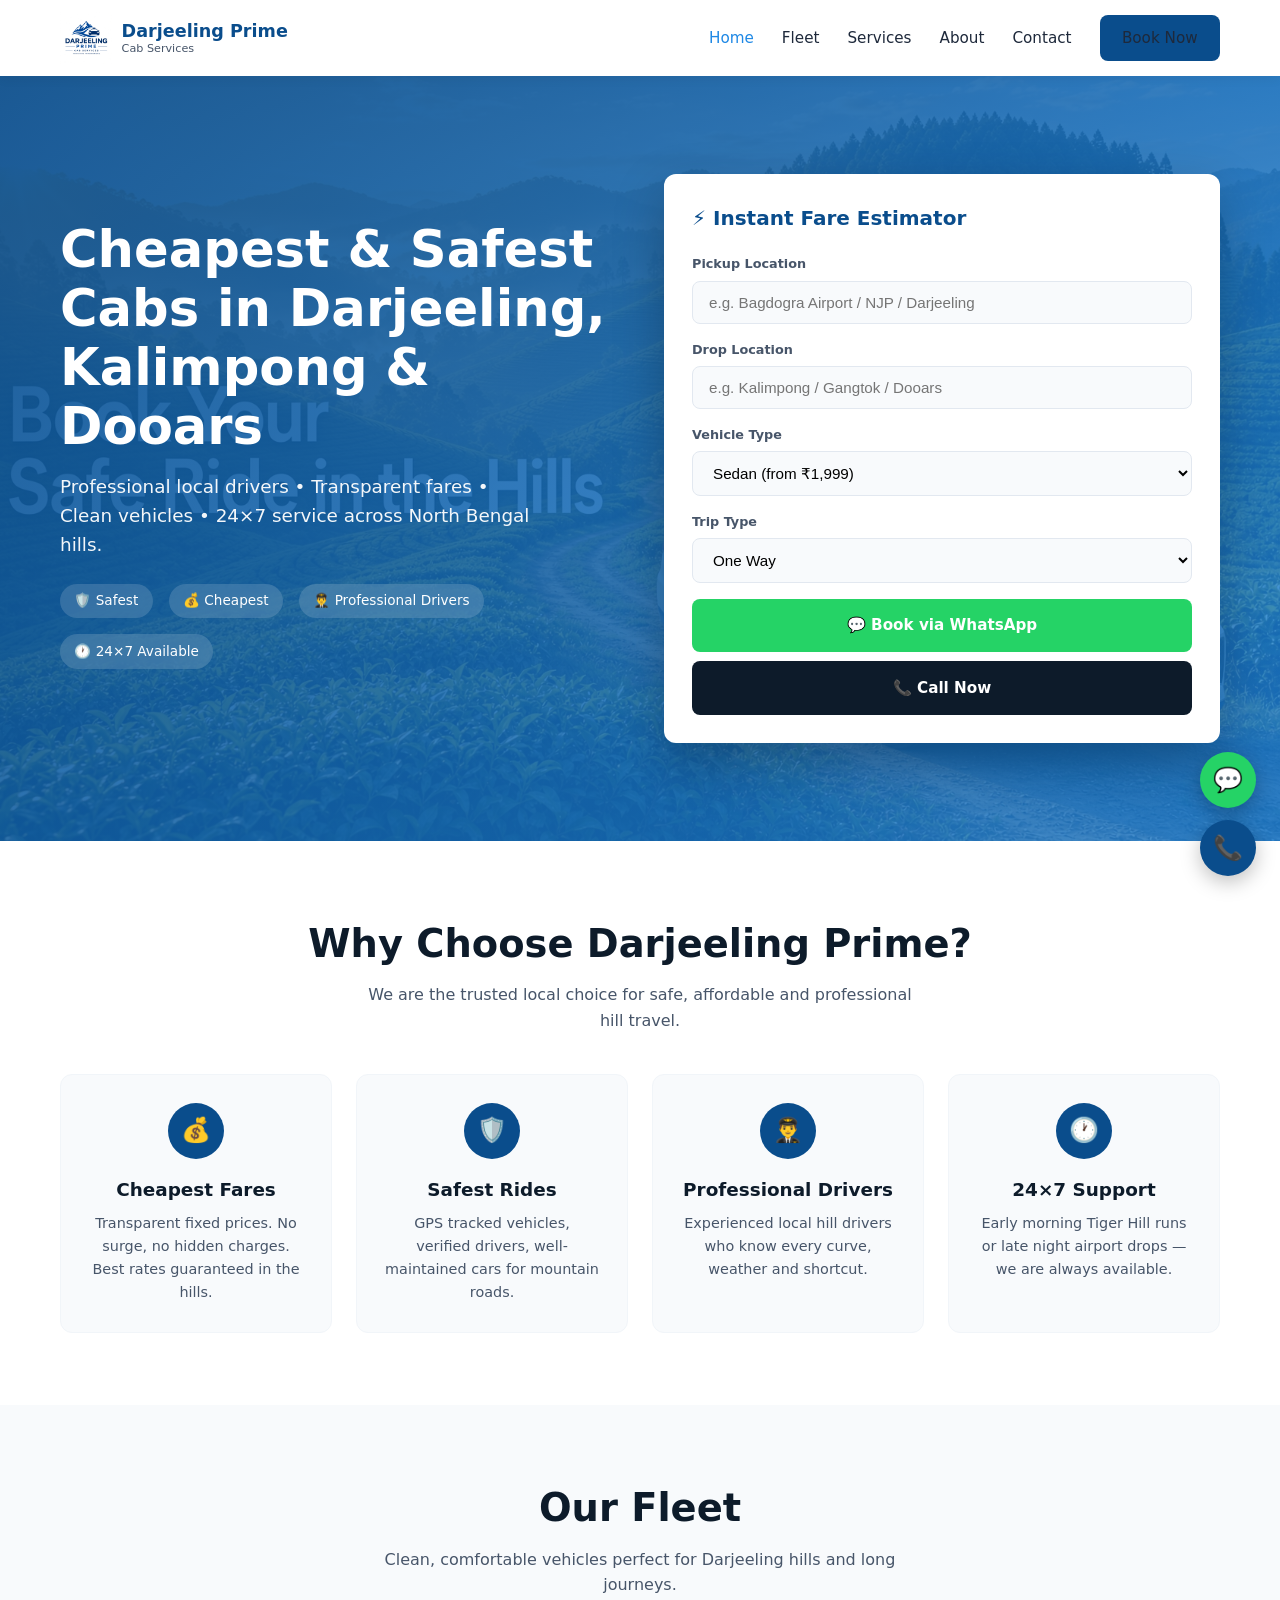
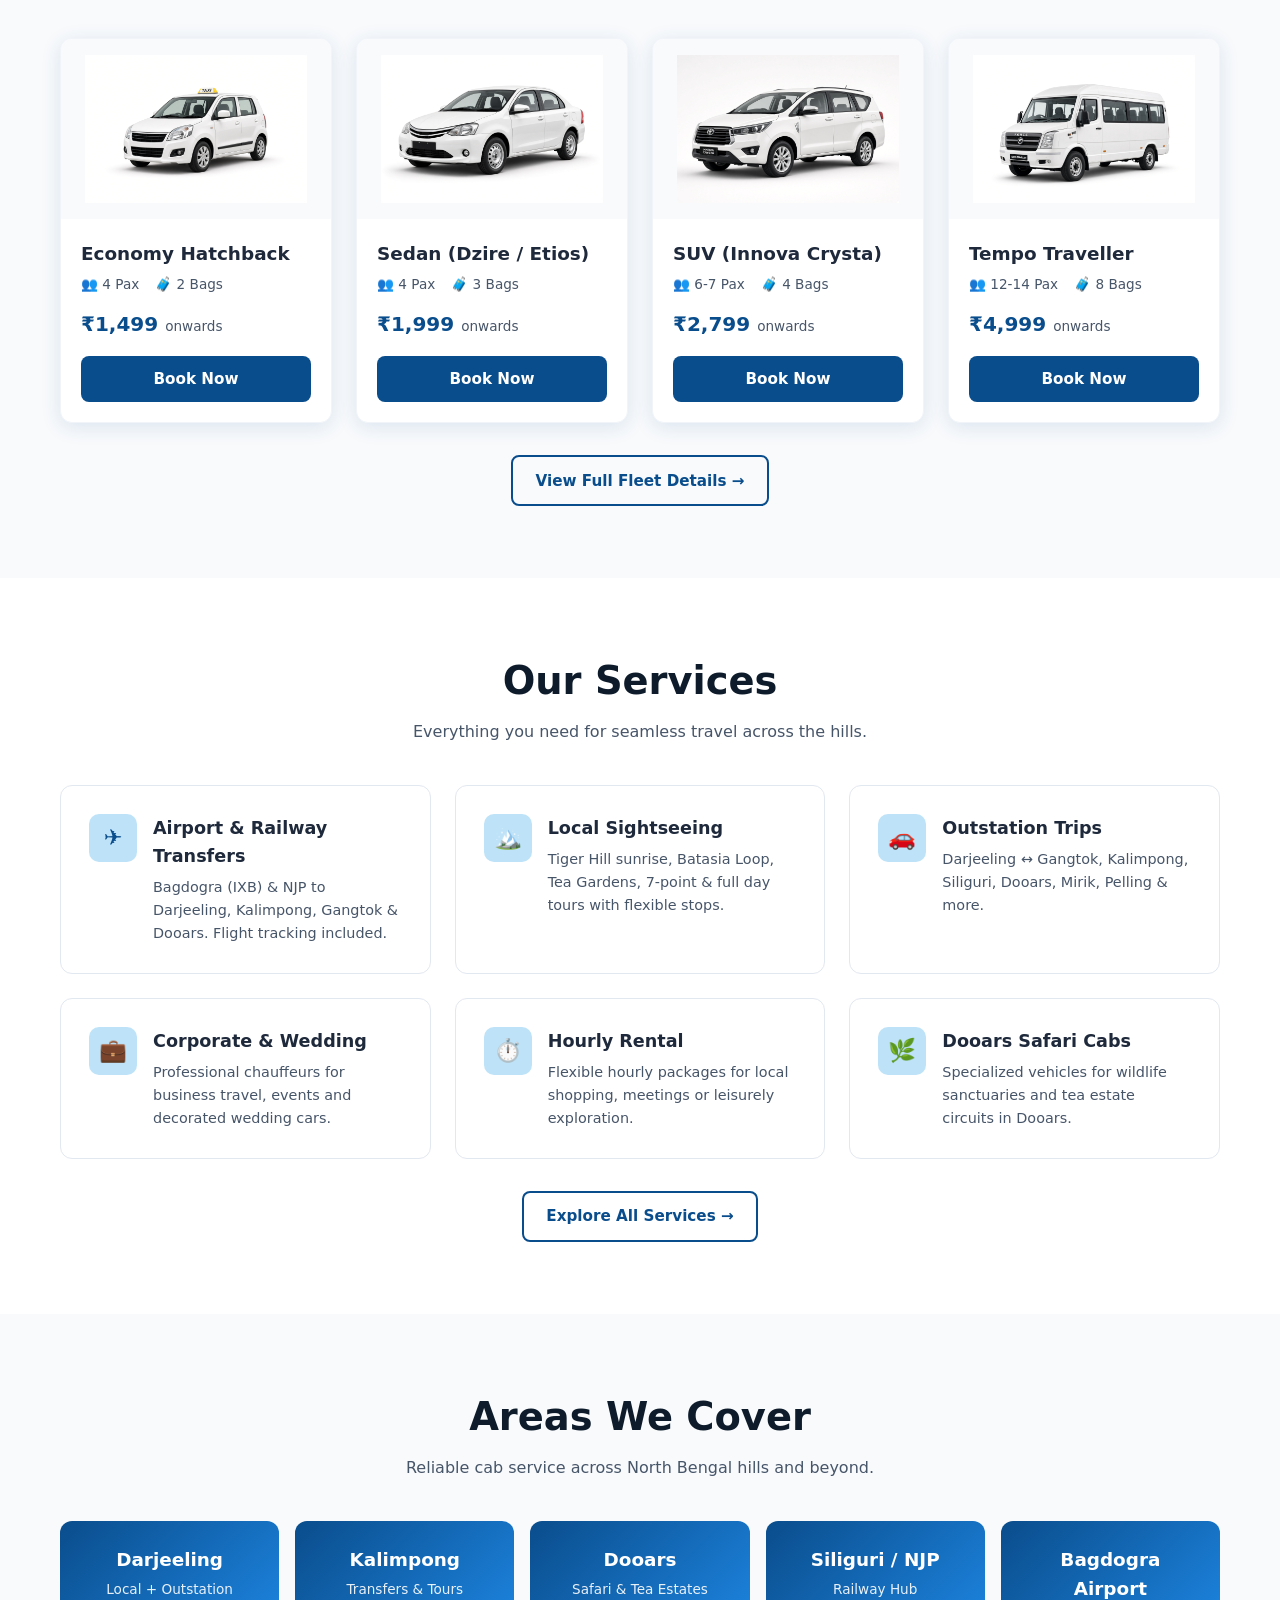
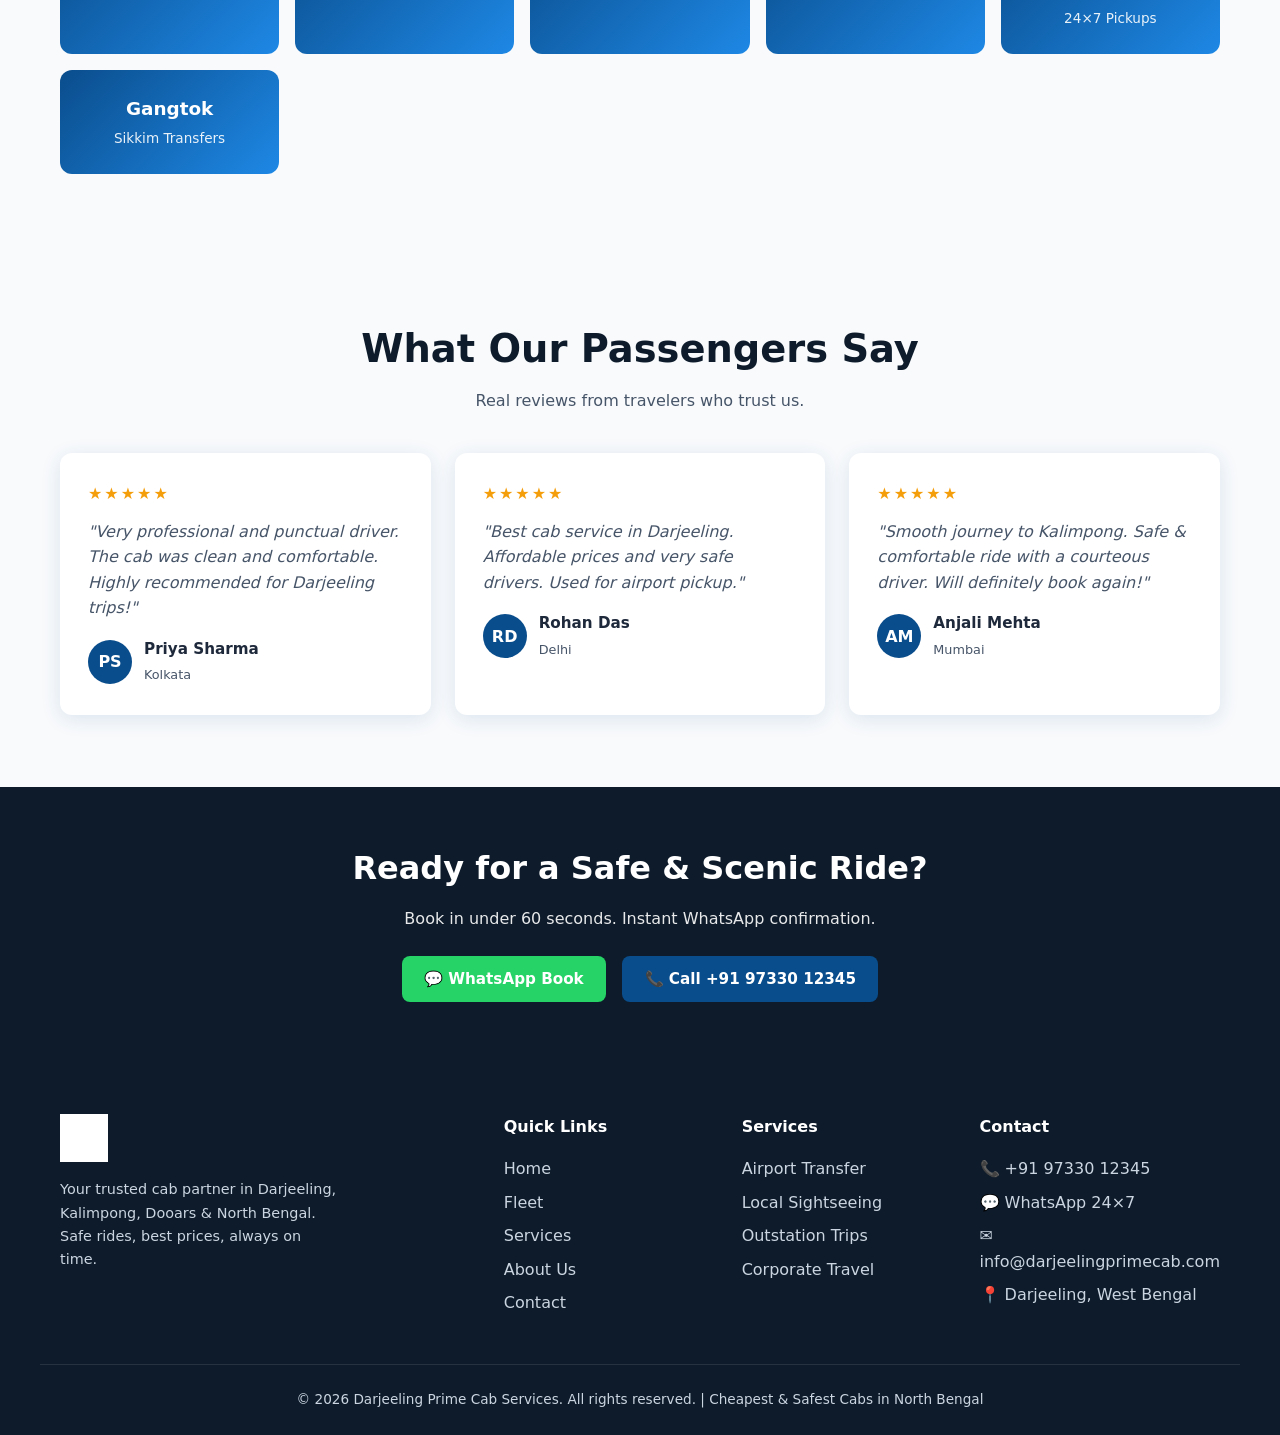
<file: index.html>
<!DOCTYPE html>
<html lang="en">
<head>
  <meta charset="UTF-8" />
  <meta name="viewport" content="width=device-width, initial-scale=1.0" />
  <meta name="description" content="Darjeeling Prime Cab Services - Cheapest & Safest cabs in Darjeeling, Kalimpong, Dooars & North Bengal. Professional drivers, transparent fares, 24×7." />
  <title>Darjeeling Prime Cab Services | Cheapest & Safest Cabs in North Bengal</title>
  <link rel="stylesheet" href="css/style.css" />
  <link rel="icon" href="images/logo.jpg" type="image/jpeg" />
</head>
<body>
  <!-- Header -->
  <header class="header">
    <div class="header-inner">
      <a href="index.html" class="logo">
        <img src="images/logo.jpg" alt="Darjeeling Prime Cab Services" />
        <div class="logo-text">
          Darjeeling Prime
          <span>Cab Services</span>
        </div>
      </a>
      <nav class="nav">
        <a href="index.html" class="active">Home</a>
        <a href="fleet.html">Fleet</a>
        <a href="services.html">Services</a>
        <a href="about.html">About</a>
        <a href="contact.html">Contact</a>
        <a href="#book" class="btn btn-primary">Book Now</a>
      </nav>
      <button class="mobile-menu-btn" aria-label="Menu">☰</button>
    </div>
  </header>

  <!-- Hero -->
  <section class="hero" id="book">
    <div class="hero-inner">
      <div class="hero-content">
        <h1>Cheapest & Safest Cabs in Darjeeling, Kalimpong & Dooars</h1>
        <p>Professional local drivers • Transparent fares • Clean vehicles • 24×7 service across North Bengal hills.</p>
        <div class="trust-badges">
          <div class="trust-badge">🛡️ Safest</div>
          <div class="trust-badge">💰 Cheapest</div>
          <div class="trust-badge">👨‍✈️ Professional Drivers</div>
          <div class="trust-badge">🕐 24×7 Available</div>
        </div>
      </div>

      <div class="booking-card">
        <h3>⚡ Instant Fare Estimator</h3>
        <form id="fare-form">
          <div class="form-group">
            <label for="pickup">Pickup Location</label>
            <input type="text" id="pickup" placeholder="e.g. Bagdogra Airport / NJP / Darjeeling" required />
          </div>
          <div class="form-group">
            <label for="drop">Drop Location</label>
            <input type="text" id="drop" placeholder="e.g. Kalimpong / Gangtok / Dooars" required />
          </div>
          <div class="form-group">
            <label for="vehicle">Vehicle Type</label>
            <select id="vehicle">
              <option value="economy">Economy Hatchback (from ₹1,499)</option>
              <option value="sedan" selected>Sedan (from ₹1,999)</option>
              <option value="suv">SUV Innova / Ertiga (from ₹2,799)</option>
              <option value="tempo">Tempo Traveller (from ₹4,999)</option>
            </select>
          </div>
          <div class="form-group">
            <label for="trip-type">Trip Type</label>
            <select id="trip-type">
              <option value="oneway">One Way</option>
              <option value="round">Round Trip</option>
              <option value="hourly">Hourly / Local</option>
            </select>
          </div>
          <div id="fare-result" class="fare-result">
            <div class="price" id="fare-price">₹0</div>
            <div id="fare-note" style="font-size:0.85rem;margin-top:0.4rem;"></div>
          </div>
          <div class="form-actions">
            <!-- <button type="submit" class="btn btn-primary">Get Estimated Fare</button> -->
            <a href="https://wa.me/919733012345?text=Hi%20Darjeeling%20Prime%20Cab!%20I%20want%20to%20book%20a%20cab." class="btn btn-whatsapp" target="_blank">💬 Book via WhatsApp</a>
            <a href="tel:+919733012345" class="btn btn-call">📞 Call Now</a>
          </div>
        </form>
      </div>
    </div>
  </section>

  <!-- Why Choose Us -->
  <section class="section">
    <div class="section-inner">
      <div class="section-header">
        <h2>Why Choose Darjeeling Prime?</h2>
        <p>We are the trusted local choice for safe, affordable and professional hill travel.</p>
      </div>
      <div class="why-grid">
        <div class="why-card">
          <div class="why-icon">💰</div>
          <h3>Cheapest Fares</h3>
          <p>Transparent fixed prices. No surge, no hidden charges. Best rates guaranteed in the hills.</p>
        </div>
        <div class="why-card">
          <div class="why-icon">🛡️</div>
          <h3>Safest Rides</h3>
          <p>GPS tracked vehicles, verified drivers, well-maintained cars for mountain roads.</p>
        </div>
        <div class="why-card">
          <div class="why-icon">👨‍✈️</div>
          <h3>Professional Drivers</h3>
          <p>Experienced local hill drivers who know every curve, weather and shortcut.</p>
        </div>
        <div class="why-card">
          <div class="why-icon">🕐</div>
          <h3>24×7 Support</h3>
          <p>Early morning Tiger Hill runs or late night airport drops — we are always available.</p>
        </div>
      </div>
    </div>
  </section>

  <!-- Fleet Preview -->
  <section class="section bg-light" id="fleet">
    <div class="section-inner">
      <div class="section-header">
        <h2>Our Fleet</h2>
        <p>Clean, comfortable vehicles perfect for Darjeeling hills and long journeys.</p>
      </div>
      <div class="fleet-grid">
        <div class="fleet-card">
          <img src="images/economy.jpg" alt="Economy Hatchback" />
          <div class="fleet-body">
            <h3>Economy Hatchback</h3>
            <div class="fleet-meta">
              <span>👥 4 Pax</span>
              <span>🧳 2 Bags</span>
            </div>
            <div class="fleet-price">₹1,499 <span>onwards</span></div>
            <a href="#" class="btn btn-primary" data-book="Economy Hatchback" style="width:100%;">Book Now</a>
          </div>
        </div>
        <div class="fleet-card">
          <img src="images/sedan.jpg" alt="Sedan" />
          <div class="fleet-body">
            <h3>Sedan (Dzire / Etios)</h3>
            <div class="fleet-meta">
              <span>👥 4 Pax</span>
              <span>🧳 3 Bags</span>
            </div>
            <div class="fleet-price">₹1,999 <span>onwards</span></div>
            <a href="#" class="btn btn-primary" data-book="Sedan" style="width:100%;">Book Now</a>
          </div>
        </div>
        <div class="fleet-card">
          <img src="images/suv.jpg" alt="Innova Crysta" />
          <div class="fleet-body">
            <h3>SUV (Innova Crysta)</h3>
            <div class="fleet-meta">
              <span>👥 6-7 Pax</span>
              <span>🧳 4 Bags</span>
            </div>
            <div class="fleet-price">₹2,799 <span>onwards</span></div>
            <a href="#" class="btn btn-primary" data-book="Innova Crysta SUV" style="width:100%;">Book Now</a>
          </div>
        </div>
        <div class="fleet-card">
          <img src="images/tempo.jpg" alt="Tempo Traveller" />
          <div class="fleet-body">
            <h3>Tempo Traveller</h3>
            <div class="fleet-meta">
              <span>👥 12-14 Pax</span>
              <span>🧳 8 Bags</span>
            </div>
            <div class="fleet-price">₹4,999 <span>onwards</span></div>
            <a href="#" class="btn btn-primary" data-book="Tempo Traveller" style="width:100%;">Book Now</a>
          </div>
        </div>
      </div>
      <div class="text-center mt-2">
        <a href="fleet.html" class="btn btn-outline">View Full Fleet Details →</a>
      </div>
    </div>
  </section>

  <!-- Services -->
  <section class="section" id="services">
    <div class="section-inner">
      <div class="section-header">
        <h2>Our Services</h2>
        <p>Everything you need for seamless travel across the hills.</p>
      </div>
      <div class="services-grid">
        <div class="service-card">
          <div class="service-icon">✈️</div>
          <div>
            <h3>Airport & Railway Transfers</h3>
            <p>Bagdogra (IXB) & NJP to Darjeeling, Kalimpong, Gangtok & Dooars. Flight tracking included.</p>
          </div>
        </div>
        <div class="service-card">
          <div class="service-icon">🏔️</div>
          <div>
            <h3>Local Sightseeing</h3>
            <p>Tiger Hill sunrise, Batasia Loop, Tea Gardens, 7-point & full day tours with flexible stops.</p>
          </div>
        </div>
        <div class="service-card">
          <div class="service-icon">🚗</div>
          <div>
            <h3>Outstation Trips</h3>
            <p>Darjeeling ↔ Gangtok, Kalimpong, Siliguri, Dooars, Mirik, Pelling & more.</p>
          </div>
        </div>
        <div class="service-card">
          <div class="service-icon">💼</div>
          <div>
            <h3>Corporate & Wedding</h3>
            <p>Professional chauffeurs for business travel, events and decorated wedding cars.</p>
          </div>
        </div>
        <div class="service-card">
          <div class="service-icon">⏱️</div>
          <div>
            <h3>Hourly Rental</h3>
            <p>Flexible hourly packages for local shopping, meetings or leisurely exploration.</p>
          </div>
        </div>
        <div class="service-card">
          <div class="service-icon">🌿</div>
          <div>
            <h3>Dooars Safari Cabs</h3>
            <p>Specialized vehicles for wildlife sanctuaries and tea estate circuits in Dooars.</p>
          </div>
        </div>
      </div>
      <div class="text-center mt-2">
        <a href="services.html" class="btn btn-outline">Explore All Services →</a>
      </div>
    </div>
  </section>

  <!-- Areas -->
  <section class="section bg-light">
    <div class="section-inner">
      <div class="section-header">
        <h2>Areas We Cover</h2>
        <p>Reliable cab service across North Bengal hills and beyond.</p>
      </div>
      <div class="areas-grid">
        <div class="area-card">
          <h3>Darjeeling</h3>
          <p>Local + Outstation</p>
        </div>
        <div class="area-card">
          <h3>Kalimpong</h3>
          <p>Transfers & Tours</p>
        </div>
        <div class="area-card">
          <h3>Dooars</h3>
          <p>Safari & Tea Estates</p>
        </div>
        <div class="area-card">
          <h3>Siliguri / NJP</h3>
          <p>Railway Hub</p>
        </div>
        <div class="area-card">
          <h3>Bagdogra Airport</h3>
          <p>24×7 Pickups</p>
        </div>
        <div class="area-card">
          <h3>Gangtok</h3>
          <p>Sikkim Transfers</p>
        </div>
      </div>
    </div>
  </section>

  <!-- Testimonials -->
  <section class="section testimonials">
    <div class="section-inner">
      <div class="section-header">
        <h2>What Our Passengers Say</h2>
        <p>Real reviews from travelers who trust us.</p>
      </div>
      <div class="testimonial-grid">
        <div class="testimonial-card">
          <div class="stars">★★★★★</div>
          <p>"Very professional and punctual driver. The cab was clean and comfortable. Highly recommended for Darjeeling trips!"</p>
          <div class="testimonial-author">
            <div class="author-avatar">PS</div>
            <div class="author-info">
              <strong>Priya Sharma</strong>
              <span>Kolkata</span>
            </div>
          </div>
        </div>
        <div class="testimonial-card">
          <div class="stars">★★★★★</div>
          <p>"Best cab service in Darjeeling. Affordable prices and very safe drivers. Used for airport pickup."</p>
          <div class="testimonial-author">
            <div class="author-avatar">RD</div>
            <div class="author-info">
              <strong>Rohan Das</strong>
              <span>Delhi</span>
            </div>
          </div>
        </div>
        <div class="testimonial-card">
          <div class="stars">★★★★★</div>
          <p>"Smooth journey to Kalimpong. Safe & comfortable ride with a courteous driver. Will definitely book again!"</p>
          <div class="testimonial-author">
            <div class="author-avatar">AM</div>
            <div class="author-info">
              <strong>Anjali Mehta</strong>
              <span>Mumbai</span>
            </div>
          </div>
        </div>
      </div>
    </div>
  </section>

  <!-- CTA -->
  <section class="cta-band">
    <div class="section-inner">
      <h2>Ready for a Safe & Scenic Ride?</h2>
      <p>Book in under 60 seconds. Instant WhatsApp confirmation.</p>
      <div class="cta-buttons">
        <a href="https://wa.me/919733012345?text=Hi%20Darjeeling%20Prime%20Cab!%20I%20want%20to%20book." class="btn btn-whatsapp" target="_blank">💬 WhatsApp Book</a>
        <a href="tel:+919733012345" class="btn btn-primary">📞 Call +91 97330 12345</a>
      </div>
    </div>
  </section>

  <!-- Footer -->
  <footer class="footer">
    <div class="footer-grid">
      <div class="footer-brand">
        <img src="images/logo.jpg" alt="Darjeeling Prime Cab" />
        <p>Your trusted cab partner in Darjeeling, Kalimpong, Dooars & North Bengal. Safe rides, best prices, always on time.</p>
      </div>
      <div>
        <h4>Quick Links</h4>
        <ul>
          <li><a href="index.html">Home</a></li>
          <li><a href="fleet.html">Fleet</a></li>
          <li><a href="services.html">Services</a></li>
          <li><a href="about.html">About Us</a></li>
          <li><a href="contact.html">Contact</a></li>
        </ul>
      </div>
      <div>
        <h4>Services</h4>
        <ul>
          <li><a href="services.html">Airport Transfer</a></li>
          <li><a href="services.html">Local Sightseeing</a></li>
          <li><a href="services.html">Outstation Trips</a></li>
          <li><a href="services.html">Corporate Travel</a></li>
        </ul>
      </div>
      <div>
        <h4>Contact</h4>
        <ul>
          <li>📞 +91 97330 12345</li>
          <li>💬 WhatsApp 24×7</li>
          <li>✉️ info@darjeelingprimecab.com</li>
          <li>📍 Darjeeling, West Bengal</li>
        </ul>
      </div>
    </div>
    <div class="footer-bottom">
      <p>© 2026 Darjeeling Prime Cab Services. All rights reserved. | Cheapest & Safest Cabs in North Bengal</p>
    </div>
  </footer>

  <!-- Floating Buttons -->
  <div class="float-btns">
    <a href="https://wa.me/919733012345" class="float-btn float-whatsapp" target="_blank" title="WhatsApp">💬</a>
    <a href="tel:+919733012345" class="float-btn float-call" title="Call">📞</a>
  </div>

  <script src="js/main.js"></script>
</body>
</html>
</file>
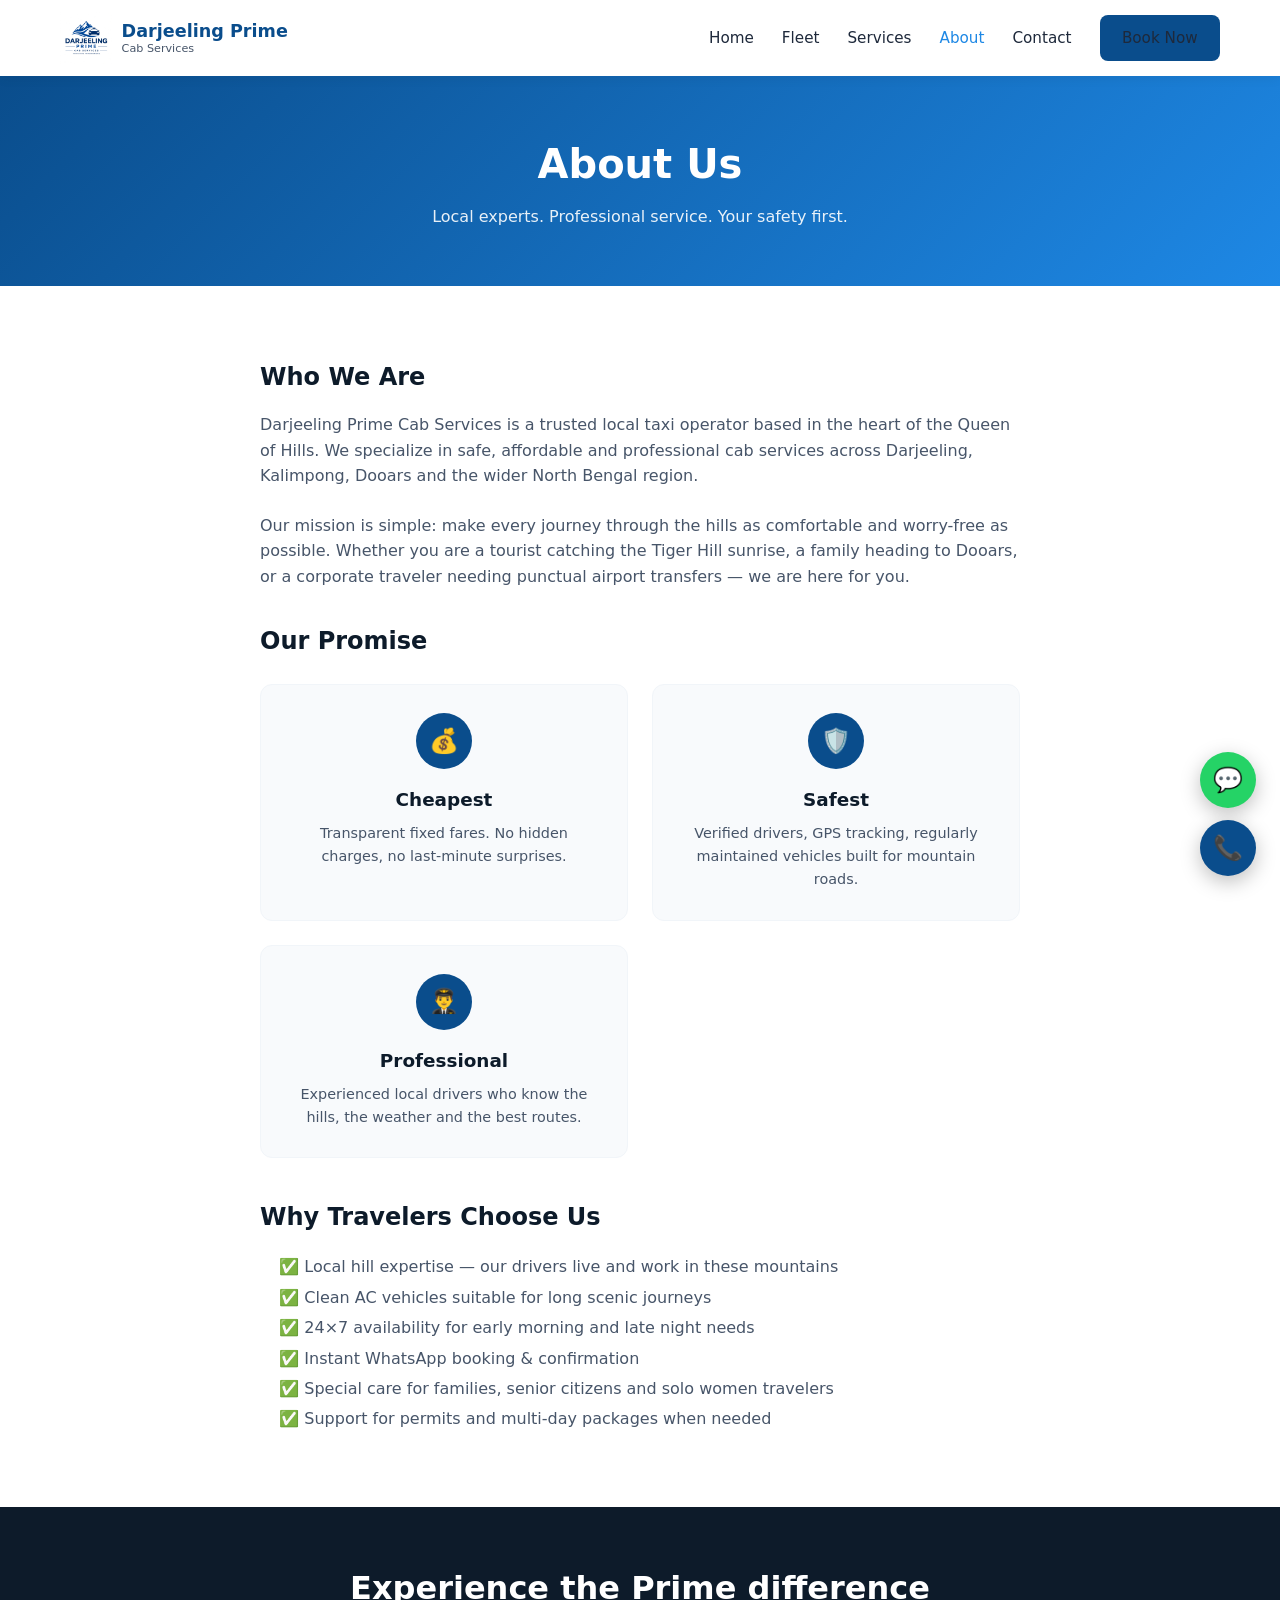
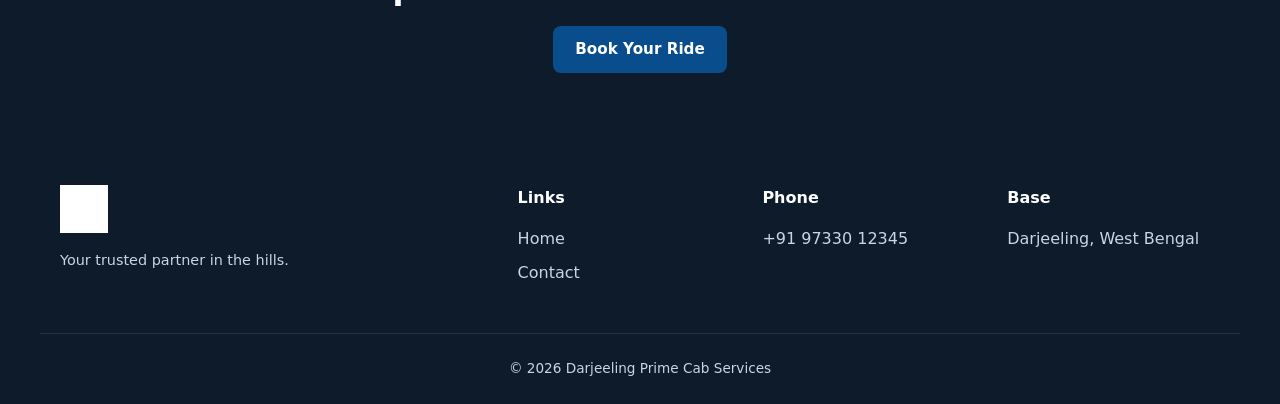
<file: about.html>
<!DOCTYPE html>
<html lang="en">
<head>
  <meta charset="UTF-8" />
  <meta name="viewport" content="width=device-width, initial-scale=1.0" />
  <title>About Us | Darjeeling Prime Cab Services</title>
  <link rel="stylesheet" href="css/style.css" />
  <link rel="icon" href="images/logo.jpg" type="image/jpeg" />
</head>
<body>
  <header class="header">
    <div class="header-inner">
      <a href="index.html" class="logo">
        <img src="images/logo.jpg" alt="Darjeeling Prime Cab" />
        <div class="logo-text">Darjeeling Prime<span>Cab Services</span></div>
      </a>
      <nav class="nav">
        <a href="index.html">Home</a>
        <a href="fleet.html">Fleet</a>
        <a href="services.html">Services</a>
        <a href="about.html" class="active">About</a>
        <a href="contact.html">Contact</a>
        <a href="index.html#book" class="btn btn-primary">Book Now</a>
      </nav>
      <button class="mobile-menu-btn">☰</button>
    </div>
  </header>

  <section class="page-hero">
    <div class="section-inner">
      <h1>About Us</h1>
      <p>Local experts. Professional service. Your safety first.</p>
    </div>
  </section>

  <section class="section">
    <div class="section-inner" style="max-width:800px;">
      <h2 style="color:var(--primary-dark);margin-bottom:1rem;">Who We Are</h2>
      <p style="margin-bottom:1.5rem;color:var(--gray-600);">
        Darjeeling Prime Cab Services is a trusted local taxi operator based in the heart of the Queen of Hills. 
        We specialize in safe, affordable and professional cab services across Darjeeling, Kalimpong, Dooars and the wider North Bengal region.
      </p>
      <p style="margin-bottom:1.5rem;color:var(--gray-600);">
        Our mission is simple: make every journey through the hills as comfortable and worry-free as possible. 
        Whether you are a tourist catching the Tiger Hill sunrise, a family heading to Dooars, or a corporate traveler needing punctual airport transfers — we are here for you.
      </p>

      <h2 style="color:var(--primary-dark);margin:2rem 0 1rem;">Our Promise</h2>
      <div class="why-grid" style="margin-top:1.5rem;">
        <div class="why-card">
          <div class="why-icon">💰</div>
          <h3>Cheapest</h3>
          <p>Transparent fixed fares. No hidden charges, no last-minute surprises.</p>
        </div>
        <div class="why-card">
          <div class="why-icon">🛡️</div>
          <h3>Safest</h3>
          <p>Verified drivers, GPS tracking, regularly maintained vehicles built for mountain roads.</p>
        </div>
        <div class="why-card">
          <div class="why-icon">👨‍✈️</div>
          <h3>Professional</h3>
          <p>Experienced local drivers who know the hills, the weather and the best routes.</p>
        </div>
      </div>

      <h2 style="color:var(--primary-dark);margin:2.5rem 0 1rem;">Why Travelers Choose Us</h2>
      <ul style="color:var(--gray-600);line-height:1.9;padding-left:1.2rem;">
        <li>✅ Local hill expertise — our drivers live and work in these mountains</li>
        <li>✅ Clean AC vehicles suitable for long scenic journeys</li>
        <li>✅ 24×7 availability for early morning and late night needs</li>
        <li>✅ Instant WhatsApp booking & confirmation</li>
        <li>✅ Special care for families, senior citizens and solo women travelers</li>
        <li>✅ Support for permits and multi-day packages when needed</li>
      </ul>
    </div>
  </section>

  <section class="cta-band">
    <div class="section-inner">
      <h2>Experience the Prime difference</h2>
      <a href="index.html#book" class="btn btn-primary">Book Your Ride</a>
    </div>
  </section>

  <footer class="footer">
    <div class="footer-grid">
      <div class="footer-brand"><img src="images/logo.jpg" alt="Logo" /><p>Your trusted partner in the hills.</p></div>
      <div><h4>Links</h4><ul><li><a href="index.html">Home</a></li><li><a href="contact.html">Contact</a></li></ul></div>
      <div><h4>Phone</h4><ul><li>+91 97330 12345</li></ul></div>
      <div><h4>Base</h4><ul><li>Darjeeling, West Bengal</li></ul></div>
    </div>
    <div class="footer-bottom"><p>© 2026 Darjeeling Prime Cab Services</p></div>
  </footer>
  <div class="float-btns">
    <a href="https://wa.me/919733012345" class="float-btn float-whatsapp" target="_blank">💬</a>
    <a href="tel:+919733012345" class="float-btn float-call">📞</a>
  </div>
  <script src="js/main.js"></script>
</body>
</html>
</file>
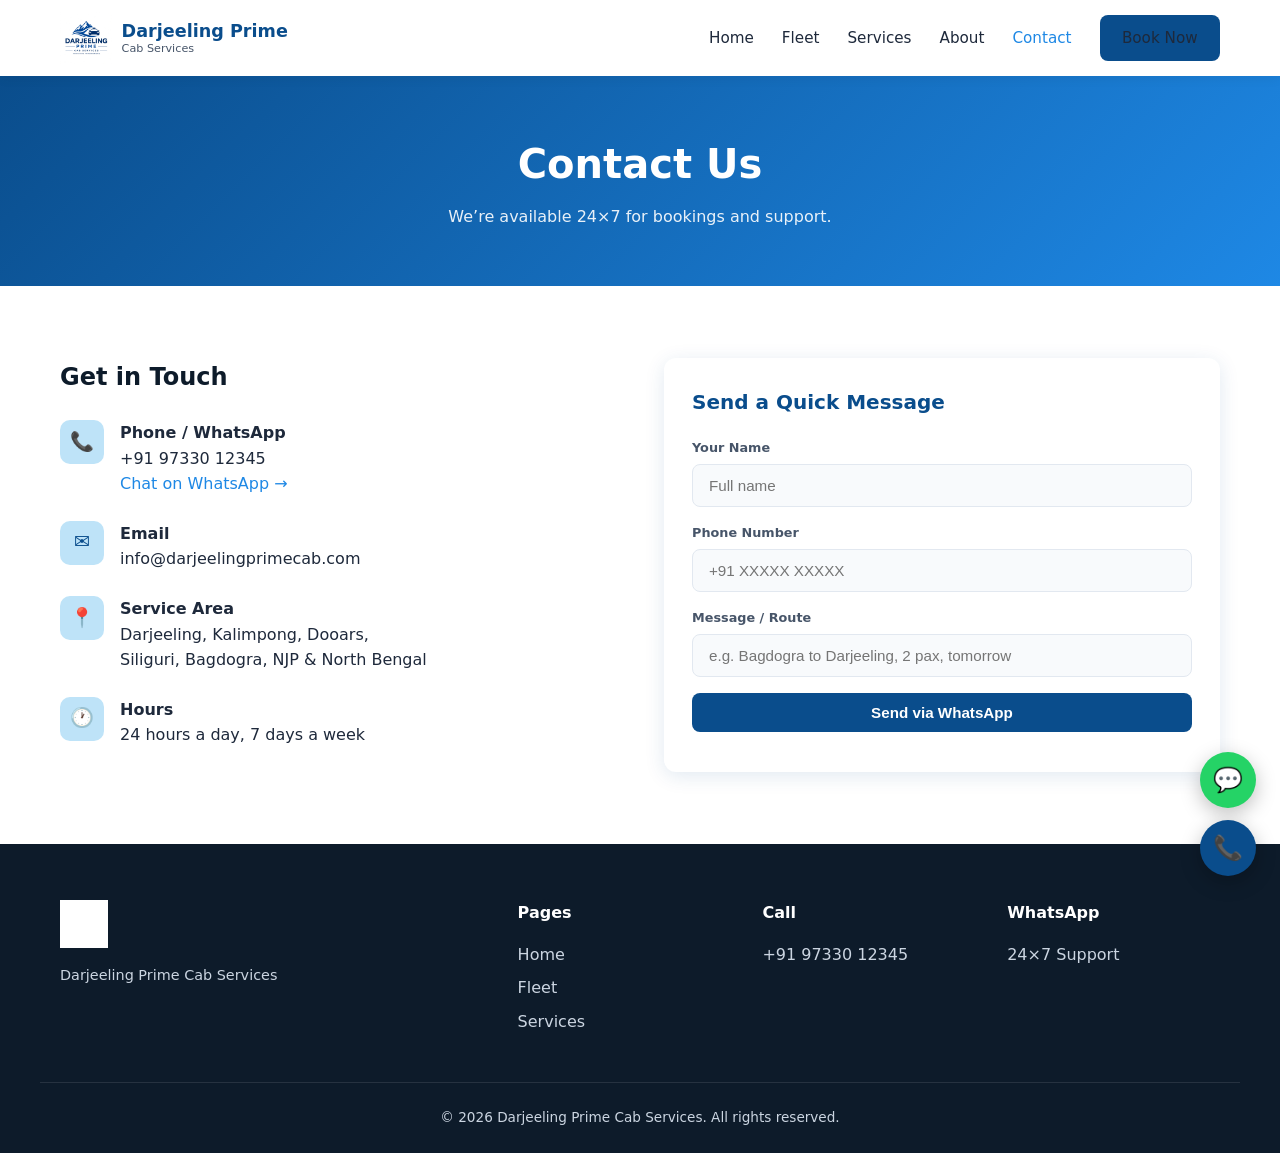
<file: contact.html>
<!DOCTYPE html>
<html lang="en">
<head>
  <meta charset="UTF-8" />
  <meta name="viewport" content="width=device-width, initial-scale=1.0" />
  <title>Contact Us | Darjeeling Prime Cab Services</title>
  <link rel="stylesheet" href="css/style.css" />
  <link rel="icon" href="images/logo.jpg" type="image/jpeg" />
</head>
<body>
  <header class="header">
    <div class="header-inner">
      <a href="index.html" class="logo">
        <img src="images/logo.jpg" alt="Darjeeling Prime Cab" />
        <div class="logo-text">Darjeeling Prime<span>Cab Services</span></div>
      </a>
      <nav class="nav">
        <a href="index.html">Home</a>
        <a href="fleet.html">Fleet</a>
        <a href="services.html">Services</a>
        <a href="about.html">About</a>
        <a href="contact.html" class="active">Contact</a>
        <a href="index.html#book" class="btn btn-primary">Book Now</a>
      </nav>
      <button class="mobile-menu-btn">☰</button>
    </div>
  </header>

  <section class="page-hero">
    <div class="section-inner">
      <h1>Contact Us</h1>
      <p>We’re available 24×7 for bookings and support.</p>
    </div>
  </section>

  <section class="section">
    <div class="section-inner">
      <div class="contact-grid">
        <div>
          <h2 style="color:var(--primary-dark);margin-bottom:1.5rem;">Get in Touch</h2>
          <div class="contact-info-item">
            <div class="icon">📞</div>
            <div>
              <strong>Phone / WhatsApp</strong><br>
              <a href="tel:+919733012345">+91 97330 12345</a><br>
              <a href="https://wa.me/919733012345" target="_blank" style="color:var(--primary-light);">Chat on WhatsApp →</a>
            </div>
          </div>
          <div class="contact-info-item">
            <div class="icon">✉️</div>
            <div>
              <strong>Email</strong><br>
              info@darjeelingprimecab.com
            </div>
          </div>
          <div class="contact-info-item">
            <div class="icon">📍</div>
            <div>
              <strong>Service Area</strong><br>
              Darjeeling, Kalimpong, Dooars,<br>
              Siliguri, Bagdogra, NJP & North Bengal
            </div>
          </div>
          <div class="contact-info-item">
            <div class="icon">🕐</div>
            <div>
              <strong>Hours</strong><br>
              24 hours a day, 7 days a week
            </div>
          </div>
        </div>

        <div class="booking-card" style="box-shadow:var(--shadow);">
          <h3>Send a Quick Message</h3>
          <form onsubmit="event.preventDefault(); window.open('https://wa.me/919733012345?text=' + encodeURIComponent('Name: ' + this.name.value + '%0APhone: ' + this.phone.value + '%0AMessage: ' + this.message.value));">
            <div class="form-group">
              <label>Your Name</label>
              <input type="text" name="name" required placeholder="Full name" />
            </div>
            <div class="form-group">
              <label>Phone Number</label>
              <input type="tel" name="phone" required placeholder="+91 XXXXX XXXXX" />
            </div>
            <div class="form-group">
              <label>Message / Route</label>
              <input type="text" name="message" required placeholder="e.g. Bagdogra to Darjeeling, 2 pax, tomorrow" />
            </div>
            <button type="submit" class="btn btn-primary" style="width:100%;">Send via WhatsApp</button>
          </form>
        </div>
      </div>
    </div>
  </section>

  <footer class="footer">
    <div class="footer-grid">
      <div class="footer-brand"><img src="images/logo.jpg" alt="Logo" /><p>Darjeeling Prime Cab Services</p></div>
      <div><h4>Pages</h4><ul><li><a href="index.html">Home</a></li><li><a href="fleet.html">Fleet</a></li><li><a href="services.html">Services</a></li></ul></div>
      <div><h4>Call</h4><ul><li>+91 97330 12345</li></ul></div>
      <div><h4>WhatsApp</h4><ul><li>24×7 Support</li></ul></div>
    </div>
    <div class="footer-bottom"><p>© 2026 Darjeeling Prime Cab Services. All rights reserved.</p></div>
  </footer>
  <div class="float-btns">
    <a href="https://wa.me/919733012345" class="float-btn float-whatsapp" target="_blank">💬</a>
    <a href="tel:+919733012345" class="float-btn float-call">📞</a>
  </div>
  <script src="js/main.js"></script>
</body>
</html>
</file>
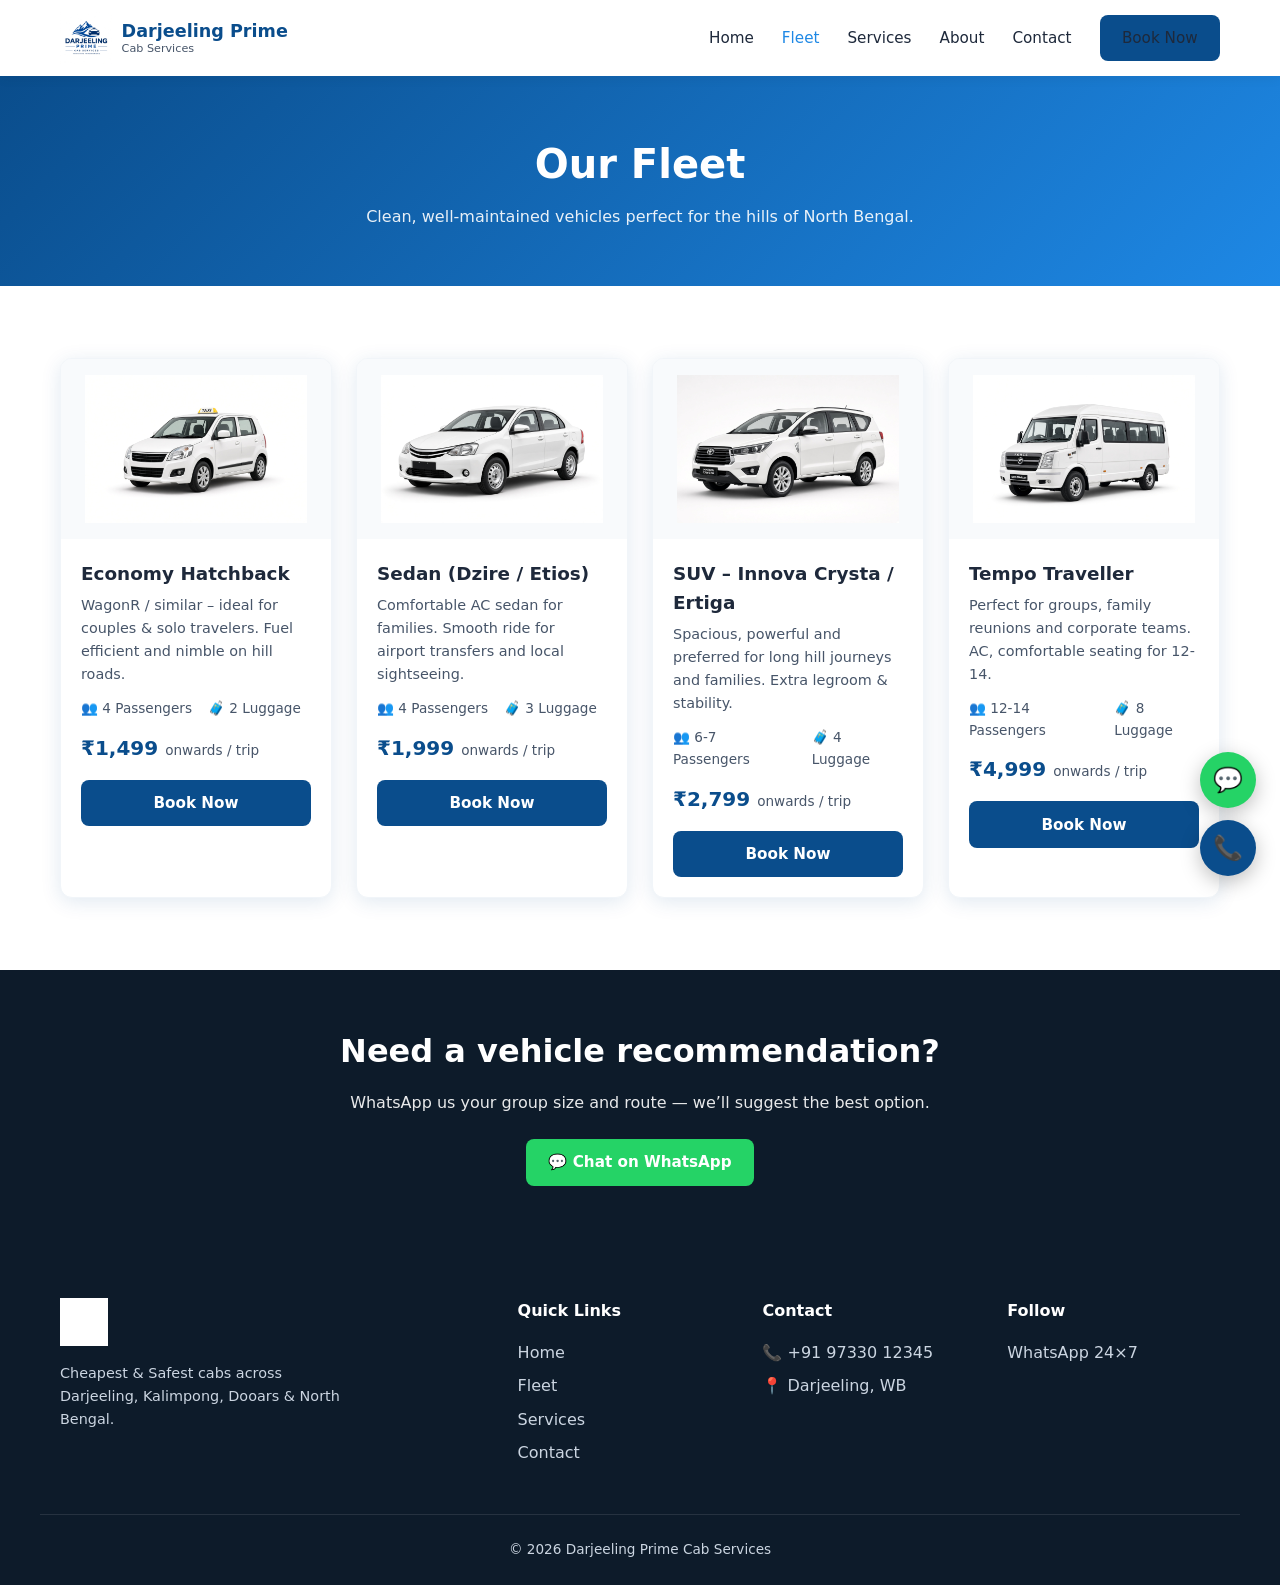
<file: fleet.html>
<!DOCTYPE html>
<html lang="en">
<head>
  <meta charset="UTF-8" />
  <meta name="viewport" content="width=device-width, initial-scale=1.0" />
  <title>Our Fleet | Darjeeling Prime Cab Services</title>
  <link rel="stylesheet" href="css/style.css" />
  <link rel="icon" href="images/logo.jpg" type="image/jpeg" />
</head>
<body>
  <header class="header">
    <div class="header-inner">
      <a href="index.html" class="logo">
        <img src="images/logo.jpg" alt="Darjeeling Prime Cab Services" />
        <div class="logo-text">Darjeeling Prime<span>Cab Services</span></div>
      </a>
      <nav class="nav">
        <a href="index.html">Home</a>
        <a href="fleet.html" class="active">Fleet</a>
        <a href="services.html">Services</a>
        <a href="about.html">About</a>
        <a href="contact.html">Contact</a>
        <a href="index.html#book" class="btn btn-primary">Book Now</a>
      </nav>
      <button class="mobile-menu-btn">☰</button>
    </div>
  </header>

  <section class="page-hero">
    <div class="section-inner">
      <h1>Our Fleet</h1>
      <p>Clean, well-maintained vehicles perfect for the hills of North Bengal.</p>
    </div>
  </section>

  <section class="section">
    <div class="section-inner">
      <div class="fleet-grid">
        <div class="fleet-card">
          <img src="images/economy.jpg" alt="Economy Hatchback" />
          <div class="fleet-body">
            <h3>Economy Hatchback</h3>
            <p style="font-size:0.9rem;color:#475569;margin-bottom:0.75rem;">WagonR / similar – ideal for couples & solo travelers. Fuel efficient and nimble on hill roads.</p>
            <div class="fleet-meta"><span>👥 4 Passengers</span><span>🧳 2 Luggage</span></div>
            <div class="fleet-price">₹1,499 <span>onwards / trip</span></div>
            <a href="#" class="btn btn-primary" data-book="Economy Hatchback" style="width:100%;">Book Now</a>
          </div>
        </div>
        <div class="fleet-card">
          <img src="images/sedan.jpg" alt="Sedan" />
          <div class="fleet-body">
            <h3>Sedan (Dzire / Etios)</h3>
            <p style="font-size:0.9rem;color:#475569;margin-bottom:0.75rem;">Comfortable AC sedan for families. Smooth ride for airport transfers and local sightseeing.</p>
            <div class="fleet-meta"><span>👥 4 Passengers</span><span>🧳 3 Luggage</span></div>
            <div class="fleet-price">₹1,999 <span>onwards / trip</span></div>
            <a href="#" class="btn btn-primary" data-book="Sedan" style="width:100%;">Book Now</a>
          </div>
        </div>
        <div class="fleet-card">
          <img src="images/suv.jpg" alt="Innova Crysta" />
          <div class="fleet-body">
            <h3>SUV – Innova Crysta / Ertiga</h3>
            <p style="font-size:0.9rem;color:#475569;margin-bottom:0.75rem;">Spacious, powerful and preferred for long hill journeys and families. Extra legroom & stability.</p>
            <div class="fleet-meta"><span>👥 6-7 Passengers</span><span>🧳 4 Luggage</span></div>
            <div class="fleet-price">₹2,799 <span>onwards / trip</span></div>
            <a href="#" class="btn btn-primary" data-book="Innova Crysta SUV" style="width:100%;">Book Now</a>
          </div>
        </div>
        <div class="fleet-card">
          <img src="images/tempo.jpg" alt="Tempo Traveller" />
          <div class="fleet-body">
            <h3>Tempo Traveller</h3>
            <p style="font-size:0.9rem;color:#475569;margin-bottom:0.75rem;">Perfect for groups, family reunions and corporate teams. AC, comfortable seating for 12-14.</p>
            <div class="fleet-meta"><span>👥 12-14 Passengers</span><span>🧳 8 Luggage</span></div>
            <div class="fleet-price">₹4,999 <span>onwards / trip</span></div>
            <a href="#" class="btn btn-primary" data-book="Tempo Traveller" style="width:100%;">Book Now</a>
          </div>
        </div>
      </div>
    </div>
  </section>

  <section class="cta-band">
    <div class="section-inner">
      <h2>Need a vehicle recommendation?</h2>
      <p>WhatsApp us your group size and route — we’ll suggest the best option.</p>
      <a href="https://wa.me/919733012345" class="btn btn-whatsapp" target="_blank">💬 Chat on WhatsApp</a>
    </div>
  </section>

  <footer class="footer">
    <div class="footer-grid">
      <div class="footer-brand">
        <img src="images/logo.jpg" alt="Logo" />
        <p>Cheapest & Safest cabs across Darjeeling, Kalimpong, Dooars & North Bengal.</p>
      </div>
      <div><h4>Quick Links</h4><ul><li><a href="index.html">Home</a></li><li><a href="fleet.html">Fleet</a></li><li><a href="services.html">Services</a></li><li><a href="contact.html">Contact</a></li></ul></div>
      <div><h4>Contact</h4><ul><li>📞 +91 97330 12345</li><li>📍 Darjeeling, WB</li></ul></div>
      <div><h4>Follow</h4><ul><li>WhatsApp 24×7</li></ul></div>
    </div>
    <div class="footer-bottom"><p>© 2026 Darjeeling Prime Cab Services</p></div>
  </footer>
  <div class="float-btns">
    <a href="https://wa.me/919733012345" class="float-btn float-whatsapp" target="_blank">💬</a>
    <a href="tel:+919733012345" class="float-btn float-call">📞</a>
  </div>
  <script src="js/main.js"></script>
</body>
</html>
</file>
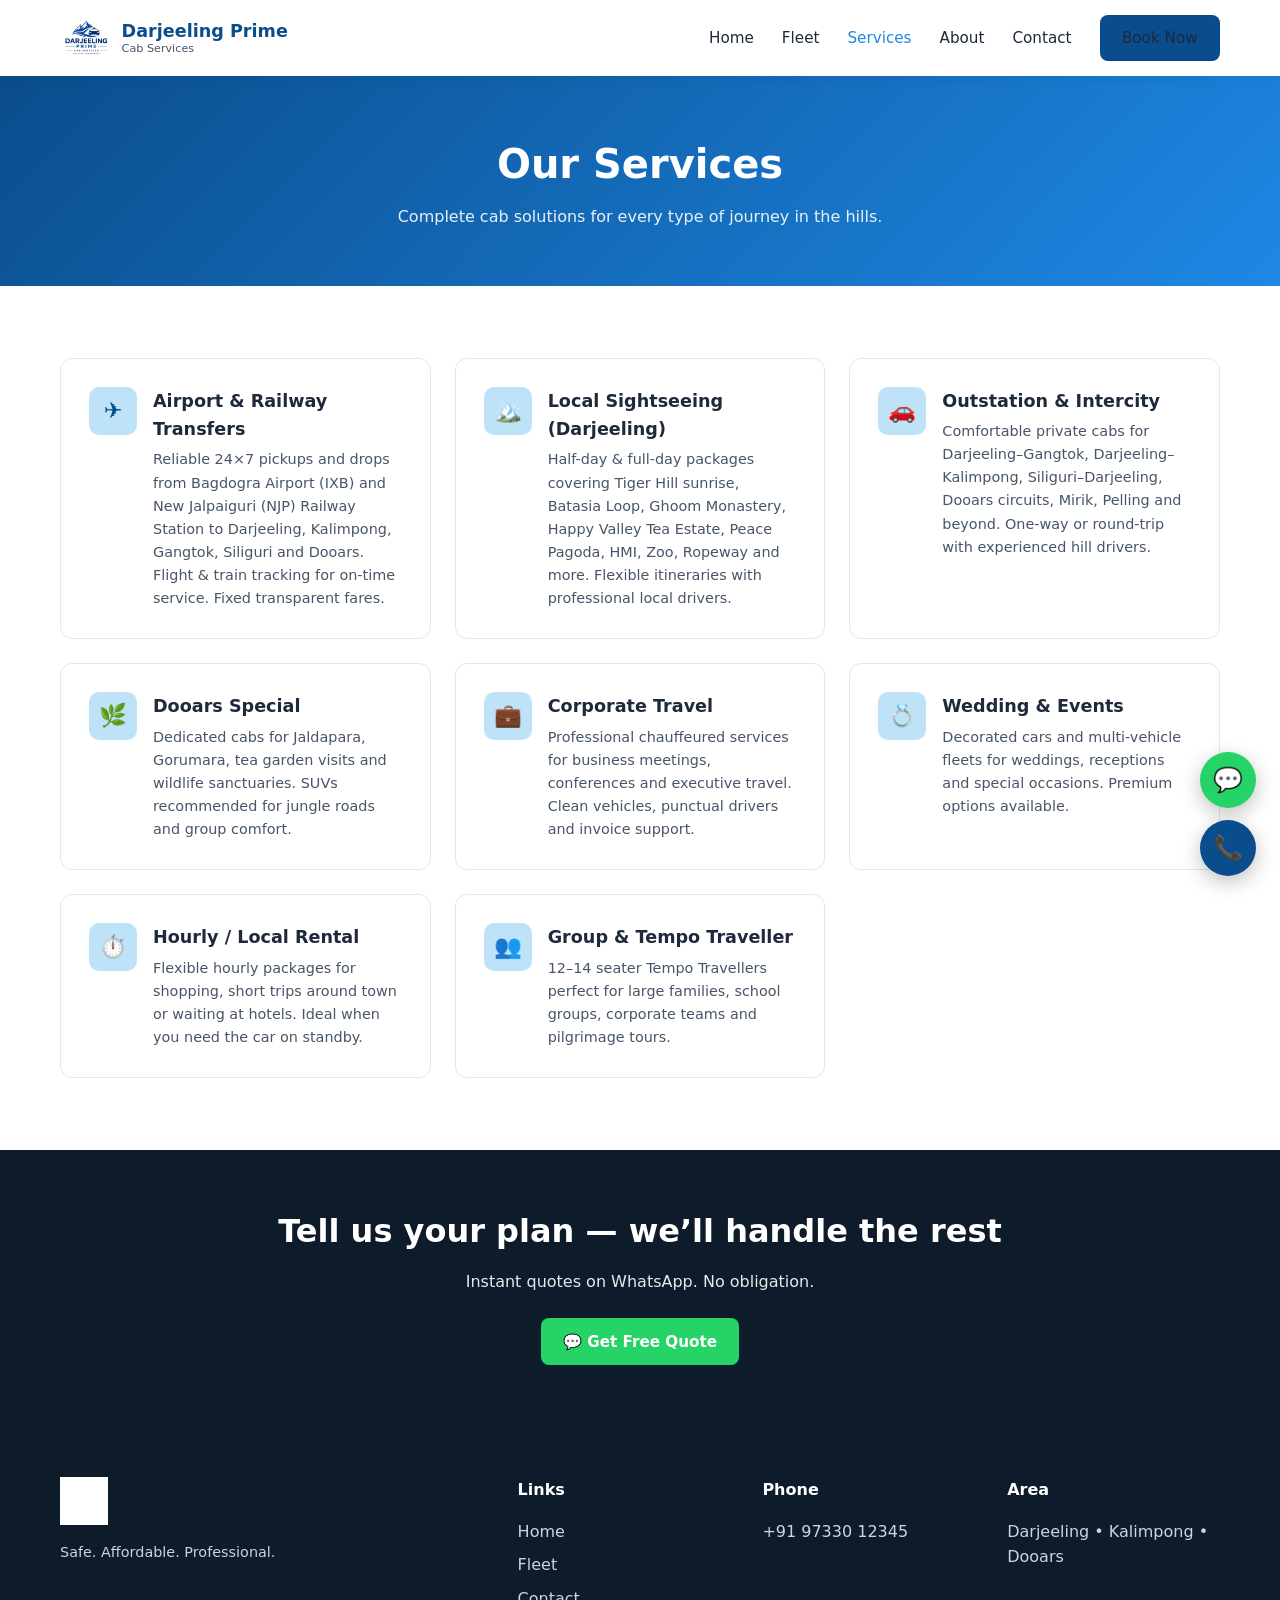
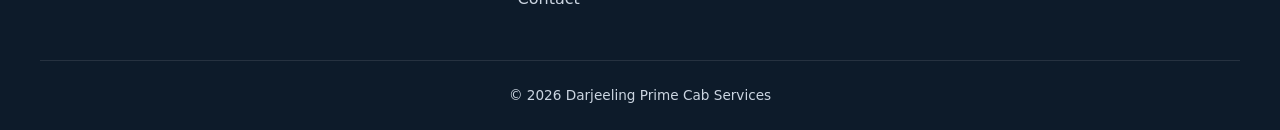
<file: services.html>
<!DOCTYPE html>
<html lang="en">
<head>
  <meta charset="UTF-8" />
  <meta name="viewport" content="width=device-width, initial-scale=1.0" />
  <title>Services | Darjeeling Prime Cab Services</title>
  <link rel="stylesheet" href="css/style.css" />
  <link rel="icon" href="images/logo.jpg" type="image/jpeg" />
</head>
<body>
  <header class="header">
    <div class="header-inner">
      <a href="index.html" class="logo">
        <img src="images/logo.jpg" alt="Darjeeling Prime Cab" />
        <div class="logo-text">Darjeeling Prime<span>Cab Services</span></div>
      </a>
      <nav class="nav">
        <a href="index.html">Home</a>
        <a href="fleet.html">Fleet</a>
        <a href="services.html" class="active">Services</a>
        <a href="about.html">About</a>
        <a href="contact.html">Contact</a>
        <a href="index.html#book" class="btn btn-primary">Book Now</a>
      </nav>
      <button class="mobile-menu-btn">☰</button>
    </div>
  </header>

  <section class="page-hero">
    <div class="section-inner">
      <h1>Our Services</h1>
      <p>Complete cab solutions for every type of journey in the hills.</p>
    </div>
  </section>

  <section class="section">
    <div class="section-inner">
      <div class="services-grid">
        <div class="service-card">
          <div class="service-icon">✈️</div>
          <div>
            <h3>Airport & Railway Transfers</h3>
            <p>Reliable 24×7 pickups and drops from Bagdogra Airport (IXB) and New Jalpaiguri (NJP) Railway Station to Darjeeling, Kalimpong, Gangtok, Siliguri and Dooars. Flight & train tracking for on-time service. Fixed transparent fares.</p>
          </div>
        </div>
        <div class="service-card">
          <div class="service-icon">🏔️</div>
          <div>
            <h3>Local Sightseeing (Darjeeling)</h3>
            <p>Half-day & full-day packages covering Tiger Hill sunrise, Batasia Loop, Ghoom Monastery, Happy Valley Tea Estate, Peace Pagoda, HMI, Zoo, Ropeway and more. Flexible itineraries with professional local drivers.</p>
          </div>
        </div>
        <div class="service-card">
          <div class="service-icon">🚗</div>
          <div>
            <h3>Outstation & Intercity</h3>
            <p>Comfortable private cabs for Darjeeling–Gangtok, Darjeeling–Kalimpong, Siliguri–Darjeeling, Dooars circuits, Mirik, Pelling and beyond. One-way or round-trip with experienced hill drivers.</p>
          </div>
        </div>
        <div class="service-card">
          <div class="service-icon">🌿</div>
          <div>
            <h3>Dooars Special</h3>
            <p>Dedicated cabs for Jaldapara, Gorumara, tea garden visits and wildlife sanctuaries. SUVs recommended for jungle roads and group comfort.</p>
          </div>
        </div>
        <div class="service-card">
          <div class="service-icon">💼</div>
          <div>
            <h3>Corporate Travel</h3>
            <p>Professional chauffeured services for business meetings, conferences and executive travel. Clean vehicles, punctual drivers and invoice support.</p>
          </div>
        </div>
        <div class="service-card">
          <div class="service-icon">💍</div>
          <div>
            <h3>Wedding & Events</h3>
            <p>Decorated cars and multi-vehicle fleets for weddings, receptions and special occasions. Premium options available.</p>
          </div>
        </div>
        <div class="service-card">
          <div class="service-icon">⏱️</div>
          <div>
            <h3>Hourly / Local Rental</h3>
            <p>Flexible hourly packages for shopping, short trips around town or waiting at hotels. Ideal when you need the car on standby.</p>
          </div>
        </div>
        <div class="service-card">
          <div class="service-icon">👥</div>
          <div>
            <h3>Group & Tempo Traveller</h3>
            <p>12–14 seater Tempo Travellers perfect for large families, school groups, corporate teams and pilgrimage tours.</p>
          </div>
        </div>
      </div>
    </div>
  </section>

  <section class="cta-band">
    <div class="section-inner">
      <h2>Tell us your plan — we’ll handle the rest</h2>
      <p>Instant quotes on WhatsApp. No obligation.</p>
      <a href="https://wa.me/919733012345?text=Hi%20I%20need%20a%20cab%20quote" class="btn btn-whatsapp" target="_blank">💬 Get Free Quote</a>
    </div>
  </section>

  <footer class="footer">
    <div class="footer-grid">
      <div class="footer-brand"><img src="images/logo.jpg" alt="Logo" /><p>Safe. Affordable. Professional.</p></div>
      <div><h4>Links</h4><ul><li><a href="index.html">Home</a></li><li><a href="fleet.html">Fleet</a></li><li><a href="contact.html">Contact</a></li></ul></div>
      <div><h4>Phone</h4><ul><li>+91 97330 12345</li></ul></div>
      <div><h4>Area</h4><ul><li>Darjeeling • Kalimpong • Dooars</li></ul></div>
    </div>
    <div class="footer-bottom"><p>© 2026 Darjeeling Prime Cab Services</p></div>
  </footer>
  <div class="float-btns">
    <a href="https://wa.me/919733012345" class="float-btn float-whatsapp" target="_blank">💬</a>
    <a href="tel:+919733012345" class="float-btn float-call">📞</a>
  </div>
  <script src="js/main.js"></script>
</body>
</html>
</file>
<file: css/style.css>
/* Darjeeling Prime Cab Services - Modern App-like Styles */
:root {
  --primary: #0A4D8C;
  --primary-light: #1E88E5;
  --primary-dark: #0D1B2A;
  --accent: #BEE3F8;
  --white: #FFFFFF;
  --gray-50: #F8FAFC;
  --gray-100: #F1F5F9;
  --gray-200: #E2E8F0;
  --gray-600: #475569;
  --gray-800: #1E293B;
  --success: #10B981;
  --shadow: 0 4px 20px rgba(10, 77, 140, 0.12);
  --radius: 12px;
  --font: 'Inter', 'Segoe UI', system-ui, -apple-system, sans-serif;
}

* { box-sizing: border-box; margin: 0; padding: 0; }
html { scroll-behavior: smooth; }
body {
  font-family: var(--font);
  color: var(--gray-800);
  background: var(--white);
  line-height: 1.6;
  overflow-x: hidden;
}

img { max-width: 100%; height: auto; display: block; }
a { text-decoration: none; color: inherit; }
ul { list-style: none; }

/* Header */
.header {
  position: sticky;
  top: 0;
  z-index: 1000;
  background: var(--white);
  box-shadow: 0 2px 12px rgba(0,0,0,0.06);
  padding: 0.75rem 0;
}
.header-inner {
  max-width: 1200px;
  margin: 0 auto;
  padding: 0 1.25rem;
  display: flex;
  align-items: center;
  justify-content: space-between;
  gap: 1rem;
}
.logo {
  display: flex;
  align-items: center;
  gap: 0.6rem;
}
.logo img {
  height: 52px;
  width: auto;
}
.logo-text {
  font-weight: 700;
  font-size: 1.1rem;
  color: var(--primary);
  line-height: 1.2;
}
.logo-text span { display: block; font-size: 0.7rem; font-weight: 500; color: var(--gray-600); }

.nav { display: flex; align-items: center; gap: 1.75rem; }
.nav a {
  font-weight: 500;
  font-size: 0.95rem;
  color: var(--gray-800);
  transition: color 0.2s;
}
.nav a:hover, .nav a.active { color: var(--primary-light); }

.btn {
  display: inline-flex;
  align-items: center;
  justify-content: center;
  gap: 0.4rem;
  padding: 0.7rem 1.4rem;
  border-radius: 8px;
  font-weight: 600;
  font-size: 0.95rem;
  border: none;
  cursor: pointer;
  transition: all 0.2s;
}
.btn-primary {
  background: var(--primary);
  color: white;
}
.btn-primary:hover { background: var(--primary-light); transform: translateY(-1px); }
.btn-outline {
  background: transparent;
  border: 2px solid var(--primary);
  color: var(--primary);
}
.btn-outline:hover { background: var(--primary); color: white; }
.btn-whatsapp {
  background: #25D366;
  color: white;
}
.btn-call {
  background: var(--primary-dark);
  color: white;
}

.mobile-menu-btn {
  display: none;
  background: none;
  border: none;
  font-size: 1.5rem;
  cursor: pointer;
  color: var(--primary);
}

/* Hero */
.hero {
  position: relative;
  min-height: 85vh;
  display: flex;
  align-items: center;
  background: linear-gradient(135deg, #0A4D8Cee 0%, #1E88E5cc 100%), url('../images/hero1.jpg') center/cover no-repeat;
  color: white;
  padding: 4rem 0;
}
.hero-inner {
  max-width: 1200px;
  margin: 0 auto;
  padding: 0 1.25rem;
  display: grid;
  grid-template-columns: 1fr 1fr;
  gap: 3rem;
  align-items: center;
}
.hero-content h1 {
  font-size: clamp(2rem, 5vw, 3.2rem);
  font-weight: 800;
  line-height: 1.15;
  margin-bottom: 1rem;
}
.hero-content p {
  font-size: 1.15rem;
  opacity: 0.95;
  margin-bottom: 1.5rem;
  max-width: 480px;
}
.trust-badges {
  display: flex;
  flex-wrap: wrap;
  gap: 1rem;
  margin-bottom: 1.75rem;
}
.trust-badge {
  display: flex;
  align-items: center;
  gap: 0.4rem;
  background: rgba(255,255,255,0.15);
  backdrop-filter: blur(8px);
  padding: 0.4rem 0.9rem;
  border-radius: 50px;
  font-size: 0.85rem;
  font-weight: 500;
}

/* Booking Card */
.booking-card {
  background: white;
  color: var(--gray-800);
  border-radius: var(--radius);
  padding: 1.75rem;
  box-shadow: 0 20px 50px rgba(0,0,0,0.25);
}
.booking-card h3 {
  font-size: 1.25rem;
  margin-bottom: 1.25rem;
  color: var(--primary);
  display: flex;
  align-items: center;
  gap: 0.5rem;
}
.form-group {
  margin-bottom: 1rem;
}
.form-group label {
  display: block;
  font-size: 0.8rem;
  font-weight: 600;
  color: var(--gray-600);
  margin-bottom: 0.35rem;
}
.form-group input,
.form-group select {
  width: 100%;
  padding: 0.75rem 1rem;
  border: 1.5px solid var(--gray-200);
  border-radius: 8px;
  font-size: 0.95rem;
  transition: border 0.2s;
  background: var(--gray-50);
}
.form-group input:focus,
.form-group select:focus {
  outline: none;
  border-color: var(--primary-light);
  background: white;
}
.fare-result {
  background: var(--accent);
  border-radius: 8px;
  padding: 1rem;
  margin: 1rem 0;
  text-align: center;
  display: none;
}
.fare-result.show { display: block; }
.fare-result .price {
  font-size: 1.6rem;
  font-weight: 800;
  color: var(--primary);
}
.form-actions {
  display: flex;
  flex-direction: column;
  gap: 0.6rem;
  margin-top: 1rem;
}
.form-actions .btn { width: 100%; padding: 0.9rem; }

/* Sections */
.section {
  padding: 4.5rem 0;
}
.section-inner {
  max-width: 1200px;
  margin: 0 auto;
  padding: 0 1.25rem;
}
.section-header {
  text-align: center;
  margin-bottom: 2.5rem;
}
.section-header h2 {
  font-size: clamp(1.75rem, 4vw, 2.4rem);
  color: var(--primary-dark);
  margin-bottom: 0.5rem;
}
.section-header p {
  color: var(--gray-600);
  max-width: 560px;
  margin: 0 auto;
}

/* Why Us */
.why-grid {
  display: grid;
  grid-template-columns: repeat(auto-fit, minmax(240px, 1fr));
  gap: 1.5rem;
}
.why-card {
  background: var(--gray-50);
  border-radius: var(--radius);
  padding: 1.75rem;
  text-align: center;
  transition: transform 0.2s, box-shadow 0.2s;
  border: 1px solid var(--gray-100);
}
.why-card:hover {
  transform: translateY(-4px);
  box-shadow: var(--shadow);
}
.why-icon {
  width: 56px;
  height: 56px;
  background: var(--primary);
  color: white;
  border-radius: 50%;
  display: flex;
  align-items: center;
  justify-content: center;
  font-size: 1.5rem;
  margin: 0 auto 1rem;
}
.why-card h3 { font-size: 1.15rem; margin-bottom: 0.5rem; color: var(--primary-dark); }
.why-card p { font-size: 0.9rem; color: var(--gray-600); }

/* Fleet */
.fleet-grid {
  display: grid;
  grid-template-columns: repeat(auto-fit, minmax(260px, 1fr));
  gap: 1.5rem;
}
.fleet-card {
  background: white;
  border-radius: var(--radius);
  overflow: hidden;
  box-shadow: var(--shadow);
  border: 1px solid var(--gray-100);
  transition: transform 0.2s;
}
.fleet-card:hover { transform: translateY(-5px); }
.fleet-card img {
  width: 100%;
  height: 180px;
  object-fit: contain;
  background: var(--gray-50);
  padding: 1rem;
}
.fleet-body { padding: 1.25rem; }
.fleet-body h3 { font-size: 1.15rem; margin-bottom: 0.35rem; }
.fleet-meta {
  display: flex;
  gap: 1rem;
  font-size: 0.85rem;
  color: var(--gray-600);
  margin-bottom: 0.75rem;
}
.fleet-price {
  font-size: 1.25rem;
  font-weight: 700;
  color: var(--primary);
  margin-bottom: 1rem;
}
.fleet-price span { font-size: 0.85rem; font-weight: 500; color: var(--gray-600); }

/* Services */
.services-grid {
  display: grid;
  grid-template-columns: repeat(auto-fit, minmax(280px, 1fr));
  gap: 1.5rem;
}
.service-card {
  background: white;
  border: 1px solid var(--gray-200);
  border-radius: var(--radius);
  padding: 1.75rem;
  display: flex;
  gap: 1rem;
  align-items: flex-start;
  transition: all 0.2s;
}
.service-card:hover {
  border-color: var(--primary-light);
  box-shadow: var(--shadow);
}
.service-icon {
  width: 48px;
  height: 48px;
  min-width: 48px;
  background: var(--accent);
  color: var(--primary);
  border-radius: 10px;
  display: flex;
  align-items: center;
  justify-content: center;
  font-size: 1.4rem;
}
.service-card h3 { font-size: 1.1rem; margin-bottom: 0.35rem; }
.service-card p { font-size: 0.9rem; color: var(--gray-600); }

/* Testimonials */
.testimonials {
  background: var(--gray-50);
}
.testimonial-grid {
  display: grid;
  grid-template-columns: repeat(auto-fit, minmax(300px, 1fr));
  gap: 1.5rem;
}
.testimonial-card {
  background: white;
  border-radius: var(--radius);
  padding: 1.75rem;
  box-shadow: var(--shadow);
}
.stars { color: #F59E0B; margin-bottom: 0.75rem; letter-spacing: 2px; }
.testimonial-card p { font-style: italic; margin-bottom: 1rem; color: var(--gray-600); }
.testimonial-author {
  display: flex;
  align-items: center;
  gap: 0.75rem;
}
.author-avatar {
  width: 44px;
  height: 44px;
  border-radius: 50%;
  background: var(--primary);
  color: white;
  display: flex;
  align-items: center;
  justify-content: center;
  font-weight: 700;
}
.author-info strong { display: block; font-size: 0.95rem; }
.author-info span { font-size: 0.8rem; color: var(--gray-600); }

/* Areas */
.areas-grid {
  display: grid;
  grid-template-columns: repeat(auto-fit, minmax(200px, 1fr));
  gap: 1rem;
}
.area-card {
  background: linear-gradient(135deg, var(--primary) 0%, var(--primary-light) 100%);
  color: white;
  border-radius: var(--radius);
  padding: 1.5rem;
  text-align: center;
  transition: transform 0.2s;
}
.area-card:hover { transform: scale(1.03); }
.area-card h3 { font-size: 1.15rem; margin-bottom: 0.3rem; }
.area-card p { font-size: 0.85rem; opacity: 0.9; }

/* CTA Band */
.cta-band {
  background: var(--primary-dark);
  color: white;
  padding: 3.5rem 0;
  text-align: center;
}
.cta-band h2 { font-size: 2rem; margin-bottom: 0.75rem; }
.cta-band p { opacity: 0.9; margin-bottom: 1.5rem; }
.cta-buttons { display: flex; gap: 1rem; justify-content: center; flex-wrap: wrap; }

/* Footer */
.footer {
  background: var(--primary-dark);
  color: #CBD5E1;
  padding: 3.5rem 0 1.5rem;
}
.footer-grid {
  max-width: 1200px;
  margin: 0 auto;
  padding: 0 1.25rem;
  display: grid;
  grid-template-columns: 2fr 1fr 1fr 1fr;
  gap: 2rem;
  margin-bottom: 2.5rem;
}
.footer-brand img { height: 48px; margin-bottom: 1rem; filter: brightness(0) invert(1); }
.footer-brand p { font-size: 0.9rem; max-width: 280px; }
.footer h4 {
  color: white;
  font-size: 1rem;
  margin-bottom: 1rem;
}
.footer ul li { margin-bottom: 0.5rem; }
.footer a:hover { color: white; }
.footer-bottom {
  border-top: 1px solid rgba(255,255,255,0.1);
  padding-top: 1.5rem;
  text-align: center;
  font-size: 0.85rem;
  max-width: 1200px;
  margin: 0 auto;
  padding-left: 1.25rem;
  padding-right: 1.25rem;
}

/* Floating Buttons */
.float-btns {
  position: fixed;
  bottom: 1.5rem;
  right: 1.5rem;
  display: flex;
  flex-direction: column;
  gap: 0.75rem;
  z-index: 999;
}
.float-btn {
  width: 56px;
  height: 56px;
  border-radius: 50%;
  display: flex;
  align-items: center;
  justify-content: center;
  font-size: 1.5rem;
  box-shadow: 0 6px 20px rgba(0,0,0,0.25);
  transition: transform 0.2s;
}
.float-btn:hover { transform: scale(1.1); }
.float-whatsapp { background: #25D366; color: white; }
.float-call { background: var(--primary); color: white; }

/* Page Hero (inner pages) */
.page-hero {
  background: linear-gradient(135deg, var(--primary) 0%, var(--primary-light) 100%);
  color: white;
  padding: 3.5rem 0;
  text-align: center;
}
.page-hero h1 { font-size: 2.5rem; margin-bottom: 0.5rem; }
.page-hero p { opacity: 0.9; max-width: 600px; margin: 0 auto; }

/* Contact form */
.contact-grid {
  display: grid;
  grid-template-columns: 1fr 1fr;
  gap: 3rem;
}
.contact-info-item {
  display: flex;
  gap: 1rem;
  margin-bottom: 1.5rem;
}
.contact-info-item .icon {
  width: 44px;
  height: 44px;
  background: var(--accent);
  color: var(--primary);
  border-radius: 10px;
  display: flex;
  align-items: center;
  justify-content: center;
  font-size: 1.2rem;
}

/* Responsive */
@media (max-width: 900px) {
  .nav { display: none; }
  .mobile-menu-btn { display: block; }
  .nav.open {
    display: flex;
    flex-direction: column;
    position: absolute;
    top: 100%;
    left: 0;
    right: 0;
    background: white;
    padding: 1.5rem;
    box-shadow: 0 10px 30px rgba(0,0,0,0.1);
    gap: 1rem;
  }
  .hero-inner { grid-template-columns: 1fr; }
  .hero { min-height: auto; padding: 3rem 0; }
  .footer-grid { grid-template-columns: 1fr 1fr; }
  .contact-grid { grid-template-columns: 1fr; }
}
@media (max-width: 600px) {
  .footer-grid { grid-template-columns: 1fr; }
  .logo-text { display: none; }
  .float-btns { bottom: 1rem; right: 1rem; }
}

/* Utility */
.bg-light { background: var(--gray-50); }
.text-center { text-align: center; }
.mt-2 { margin-top: 2rem; }
</file>
